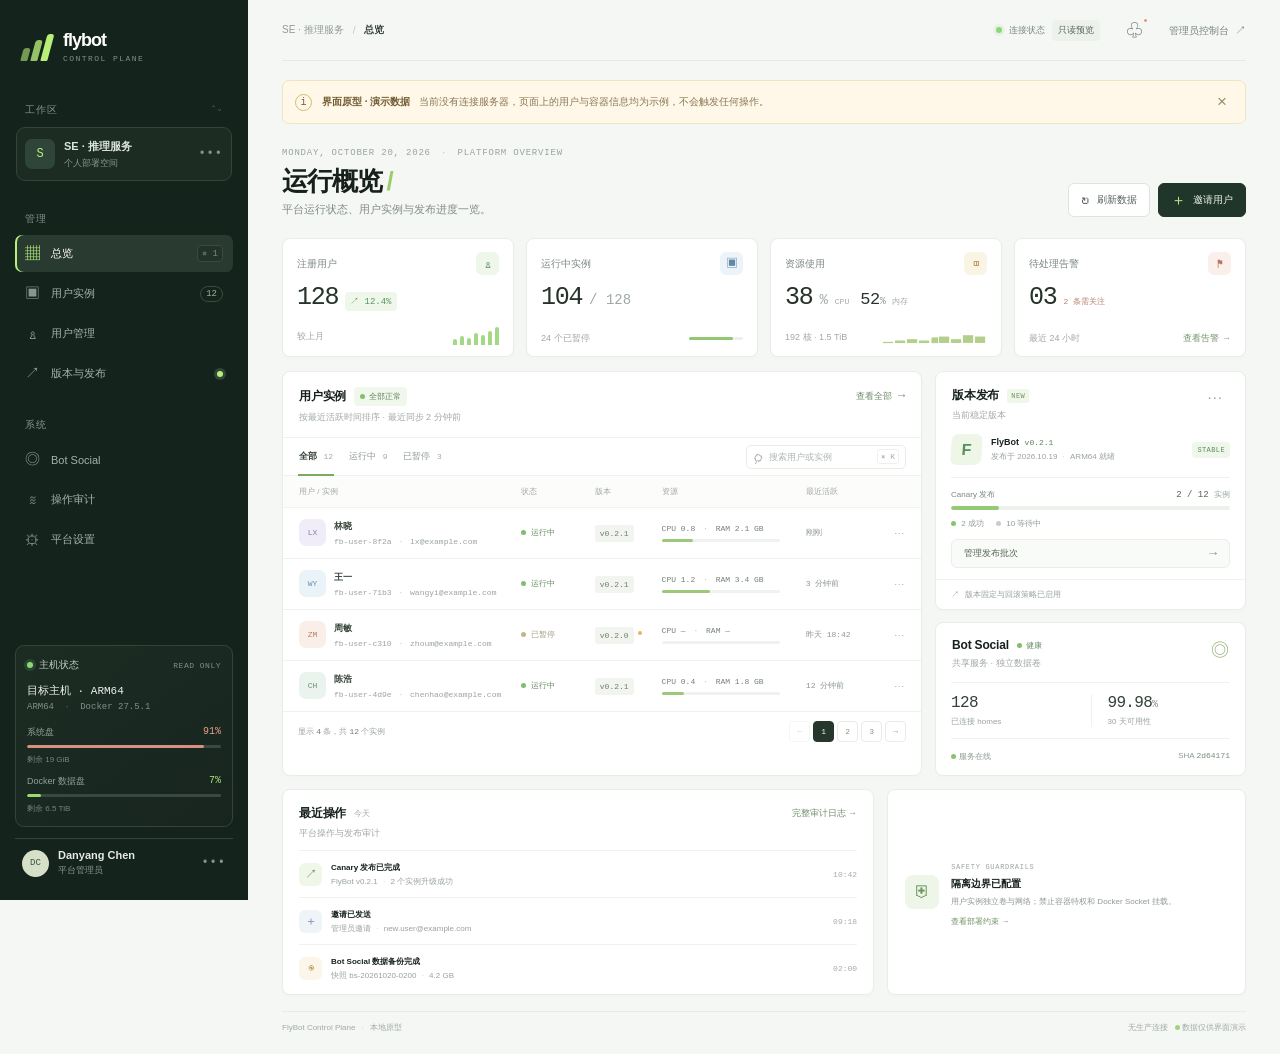
<file: dashboard/index.html>
<!doctype html>
<html lang="zh-CN">
<head>
  <meta charset="utf-8">
  <meta name="viewport" content="width=device-width, initial-scale=1">
  <meta name="theme-color" content="#101915">
  <title>FlyBot 控制台 · 运维总览</title>
  <link rel="stylesheet" href="./styles.css">
</head>
<body>
  <div class="shell">
    <aside class="sidebar">
      <a class="brand" href="#overview" aria-label="FlyBot 控制台首页">
        <span class="brand-mark"><span></span><span></span><span></span></span>
        <span class="brand-copy"><b>flybot</b><small>CONTROL PLANE</small></span>
      </a>
      <div class="workspace-label">工作区 <span class="chevrons">⌃⌄</span></div>
      <div class="workspace"><span class="workspace-avatar">S</span><span><b>SE · 推理服务</b><small>个人部署空间</small></span><span class="dots">•••</span></div>
      <div class="nav-label">管理</div>
      <nav class="nav-list" aria-label="主导航">
        <a class="nav-item active" href="#overview" data-view="overview"><span class="nav-icon">▦</span>总览 <kbd>⌘ 1</kbd></a>
        <a class="nav-item" href="#instances" data-view="instances"><span class="nav-icon">▣</span>用户实例 <span class="nav-count">12</span></a>
        <a class="nav-item" href="#users" data-view="users"><span class="nav-icon">♙</span>用户管理</a>
        <a class="nav-item" href="#releases" data-view="releases"><span class="nav-icon">↗</span>版本与发布 <span class="nav-pulse"></span></a>
      </nav>
      <div class="nav-label nav-label-spaced">系统</div>
      <nav class="nav-list" aria-label="系统导航">
        <a class="nav-item" href="#social" data-view="social"><span class="nav-icon">◎</span>Bot Social</a>
        <a class="nav-item" href="#audit" data-view="audit"><span class="nav-icon">≋</span>操作审计</a>
        <a class="nav-item" href="#settings" data-view="settings"><span class="nav-icon">⚙</span>平台设置</a>
      </nav>
      <div class="sidebar-bottom">
        <div class="host-card"><div class="host-title"><span class="live-dot"></span>主机状态 <span class="mono">READ ONLY</span></div><div class="host-name">目标主机 · ARM64</div><div class="host-meta">ARM64 <i>·</i> Docker 27.5.1</div><div class="host-usage"><span>系统盘</span><b>91%</b><div class="usage-track disk-root"><i></i></div><small>剩余 19 GiB</small></div><div class="host-usage data-usage"><span>Docker 数据盘</span><b>7%</b><div class="usage-track disk-data"><i></i></div><small>剩余 6.5 TiB</small></div></div>
        <button class="profile"><span class="profile-avatar">DC</span><span><b>Danyang Chen</b><small>平台管理员</small></span><span class="dots">•••</span></button>
      </div>
    </aside>

    <main class="main">
      <header class="topbar"><div class="breadcrumbs"><span>SE · 推理服务</span><b>/</b><strong id="crumb-current">总览</strong></div><div class="top-actions"><div class="read-only"><span class="live-dot"></span>连接状态 <b>只读预览</b></div><button class="icon-button" aria-label="通知">♧<i></i></button><a class="help-link" href="./console.html">管理员控制台 <span>↗</span></a></div></header>
      <div class="demo-banner"><span class="demo-icon">i</span><div><b>界面原型 · 演示数据</b><span>当前没有连接服务器，页面上的用户与容器信息均为示例，不会触发任何操作。</span></div><button id="bannerDismiss" aria-label="关闭提示">×</button></div>

      <section class="page-heading"><div><div class="eyebrow">MONDAY, OCTOBER 20, 2026 <span>·</span> PLATFORM OVERVIEW</div><h1>运行概览<span class="heading-period">/</span></h1><p>平台运行状态、用户实例与发布进度一览。</p></div><div class="heading-actions"><button class="button secondary" id="refreshBtn"><span>↻</span> 刷新数据</button><button class="button primary" id="newUserBtn"><span>＋</span> 邀请用户</button></div></section>

      <section class="metric-grid" aria-label="平台关键指标">
        <article class="metric-card"><div class="metric-top"><span>注册用户</span><span class="metric-glyph green">♙</span></div><div class="metric-value">128<span class="metric-trend">↗ 12.4%</span></div><div class="metric-bottom"><span>较上月</span><span class="mini-bars signup-bars"><i ></i><i ></i><i ></i><i ></i><i ></i><i ></i><i ></i></span></div></article>
        <article class="metric-card"><div class="metric-top"><span>运行中实例</span><span class="metric-glyph blue">▣</span></div><div class="metric-value">104<span class="metric-sub">/ 128</span></div><div class="metric-bottom"><span>24 个已暂停</span><span class="progress-mini instance-progress"><i></i></span></div></article>
        <article class="metric-card"><div class="metric-top"><span>资源使用</span><span class="metric-glyph amber">◫</span></div><div class="metric-value">38<span class="metric-unit">%</span><span class="metric-split">CPU</span><span class="metric-value-secondary">52<span>%</span></span><span class="metric-split">内存</span></div><div class="metric-bottom"><span>192 核 · 1.5 TiB</span><span class="resource-spark">▁▂▃▂▄▅▃▆▅</span></div></article>
        <article class="metric-card"><div class="metric-top"><span>待处理告警</span><span class="metric-glyph coral">⚑</span></div><div class="metric-value">03<span class="metric-alert">2 条需关注</span></div><div class="metric-bottom"><span>最近 24 小时</span><a href="#audit" data-view="audit">查看告警 →</a></div></article>
      </section>

      <section class="content-grid">
        <div class="panel instances-panel">
          <div class="panel-header"><div><div class="panel-title-row"><h2>用户实例</h2><span class="status-chip"><i></i>全部正常</span></div><p>按最近活跃时间排序 <span class="muted-dot">·</span> 最近同步 2 分钟前</p></div><a class="text-link" href="#instances" data-view="instances">查看全部 <span>→</span></a></div>
          <div class="table-tools"><div class="filter-tabs"><button class="filter-tab selected" data-filter="all">全部 <span>12</span></button><button class="filter-tab" data-filter="running">运行中 <span>9</span></button><button class="filter-tab" data-filter="paused">已暂停 <span>3</span></button></div><label class="search-box"><span>⌕</span><input id="searchInput" type="search" placeholder="搜索用户或实例" aria-label="搜索用户或实例"><kbd>⌘ K</kbd></label></div>
          <div class="table-wrap"><table><thead><tr><th>用户 / 实例</th><th>状态</th><th>版本</th><th>资源</th><th>最近活跃</th><th></th></tr></thead><tbody id="instanceRows">
            <tr data-status="running"><td><div class="user-cell"><span class="user-avatar avatar-lilac">LX</span><span><b>林晓</b><small>fb-user-8f2a <i>·</i> lx@example.com</small></span></div></td><td><span class="status running"><i></i>运行中</span></td><td><span class="version-tag">v0.2.1</span></td><td><div class="resource-cell"><span>CPU 0.8 <i>·</i> RAM 2.1 GB</span><div class="resource-meter meter-27"><i></i></div></div></td><td class="time-cell">刚刚</td><td><button class="row-menu" aria-label="更多操作">···</button></td></tr>
            <tr data-status="running"><td><div class="user-cell"><span class="user-avatar avatar-sky">WY</span><span><b>王一</b><small>fb-user-71b3 <i>·</i> wangyi@example.com</small></span></div></td><td><span class="status running"><i></i>运行中</span></td><td><span class="version-tag">v0.2.1</span></td><td><div class="resource-cell"><span>CPU 1.2 <i>·</i> RAM 3.4 GB</span><div class="resource-meter meter-41"><i></i></div></div></td><td class="time-cell">3 分钟前</td><td><button class="row-menu" aria-label="更多操作">···</button></td></tr>
            <tr data-status="paused"><td><div class="user-cell"><span class="user-avatar avatar-peach">ZM</span><span><b>周敏</b><small>fb-user-c310 <i>·</i> zhoum@example.com</small></span></div></td><td><span class="status paused"><i></i>已暂停</span></td><td><span class="version-tag">v0.2.0</span><span class="update-dot"></span></td><td><div class="resource-cell"><span>CPU — <i>·</i> RAM —</span><div class="resource-meter idle"><i></i></div></div></td><td class="time-cell">昨天 18:42</td><td><button class="row-menu" aria-label="更多操作">···</button></td></tr>
            <tr data-status="running"><td><div class="user-cell"><span class="user-avatar avatar-mint">CH</span><span><b>陈浩</b><small>fb-user-4d9e <i>·</i> chenhao@example.com</small></span></div></td><td><span class="status running"><i></i>运行中</span></td><td><span class="version-tag">v0.2.1</span></td><td><div class="resource-cell"><span>CPU 0.4 <i>·</i> RAM 1.8 GB</span><div class="resource-meter meter-19"><i></i></div></div></td><td class="time-cell">12 分钟前</td><td><button class="row-menu" aria-label="更多操作">···</button></td></tr>
          </tbody></table></div>
          <div class="panel-footer"><span>显示 <b>4</b> 条，共 <b>12</b> 个实例</span><div class="pagination"><button disabled>←</button><button class="page-number">1</button><button>2</button><button>3</button><button>→</button></div></div>
        </div>
        <aside class="right-column">
          <div class="panel rollout-panel"><div class="panel-header compact"><div><div class="panel-title-row"><h2>版本发布</h2><span class="new-tag">NEW</span></div><p>当前稳定版本</p></div><button class="more-button" aria-label="更多">···</button></div><div class="release-current"><div class="release-logo">F</div><div><b>FlyBot <span>v0.2.1</span></b><small>发布于 2026.10.19 <i>·</i> ARM64 就绪</small></div><span class="stable-pill">STABLE</span></div><div class="release-divider"></div><div class="release-progress-head"><span>Canary 发布</span><b>2 / 12 <small>实例</small></b></div><div class="release-progress"><i></i></div><div class="release-meta"><span><i class="green-dot"></i> 2 成功</span><span><i class="gray-dot"></i> 10 等待中</span></div><button class="button rollout-button" id="rolloutBtn">管理发布批次 <span>→</span></button><div class="release-note"><span>↗</span> 版本固定与回滚策略已启用</div></div>
          <div class="panel social-panel"><div class="panel-header compact"><div><div class="panel-title-row"><h2>Bot Social</h2><span class="service-status"><i></i>健康</span></div><p>共享服务 · 独立数据卷</p></div><span class="social-mark">◎</span></div><div class="social-stats"><div><b>128</b><small>已连接 homes</small></div><div><b>99.98<span>%</span></b><small>30 天可用性</small></div></div><div class="social-footer"><span><i class="green-dot"></i>服务在线</span><span>SHA <code>2d64171</code></span></div></div>
        </aside>
      </section>

      <section class="bottom-grid"><div class="panel activity-panel"><div class="panel-header compact"><div><div class="panel-title-row"><h2>最近操作</h2><span class="today-label">今天</span></div><p>平台操作与发布审计</p></div><a class="text-link" href="#audit" data-view="audit">完整审计日志 →</a></div><div class="activity-list"><div class="activity-row"><span class="activity-icon release">↗</span><div><b>Canary 发布已完成</b><small>FlyBot v0.2.1 <i>·</i> 2 个实例升级成功</small></div><time>10:42</time></div><div class="activity-row"><span class="activity-icon invite">＋</span><div><b>邀请已发送</b><small>管理员邀请 <i>·</i> new.user@example.com</small></div><time>09:18</time></div><div class="activity-row"><span class="activity-icon backup">◉</span><div><b>Bot Social 数据备份完成</b><small>快照 bs-20261020-0200 <i>·</i> 4.2 GB</small></div><time>02:00</time></div></div></div><div class="panel guardrail-panel"><div class="guardrail-icon">⛨</div><div><span class="eyebrow">SAFETY GUARDRAILS</span><h3>隔离边界已配置</h3><p>用户实例独立卷与网络；禁止容器特权和 Docker Socket 挂载。</p><a href="#settings" data-view="settings">查看部署约束 <span>→</span></a></div></div></section>
      <footer class="page-footer"><span>FlyBot Control Plane <b>·</b> 本地原型</span><span>无生产连接 <i></i> 数据仅供界面演示</span></footer>
    </main>
  </div>
  <div class="toast" id="toast" role="status"></div>
  <script src="./app.js"></script>
</body>
</html>
</file>
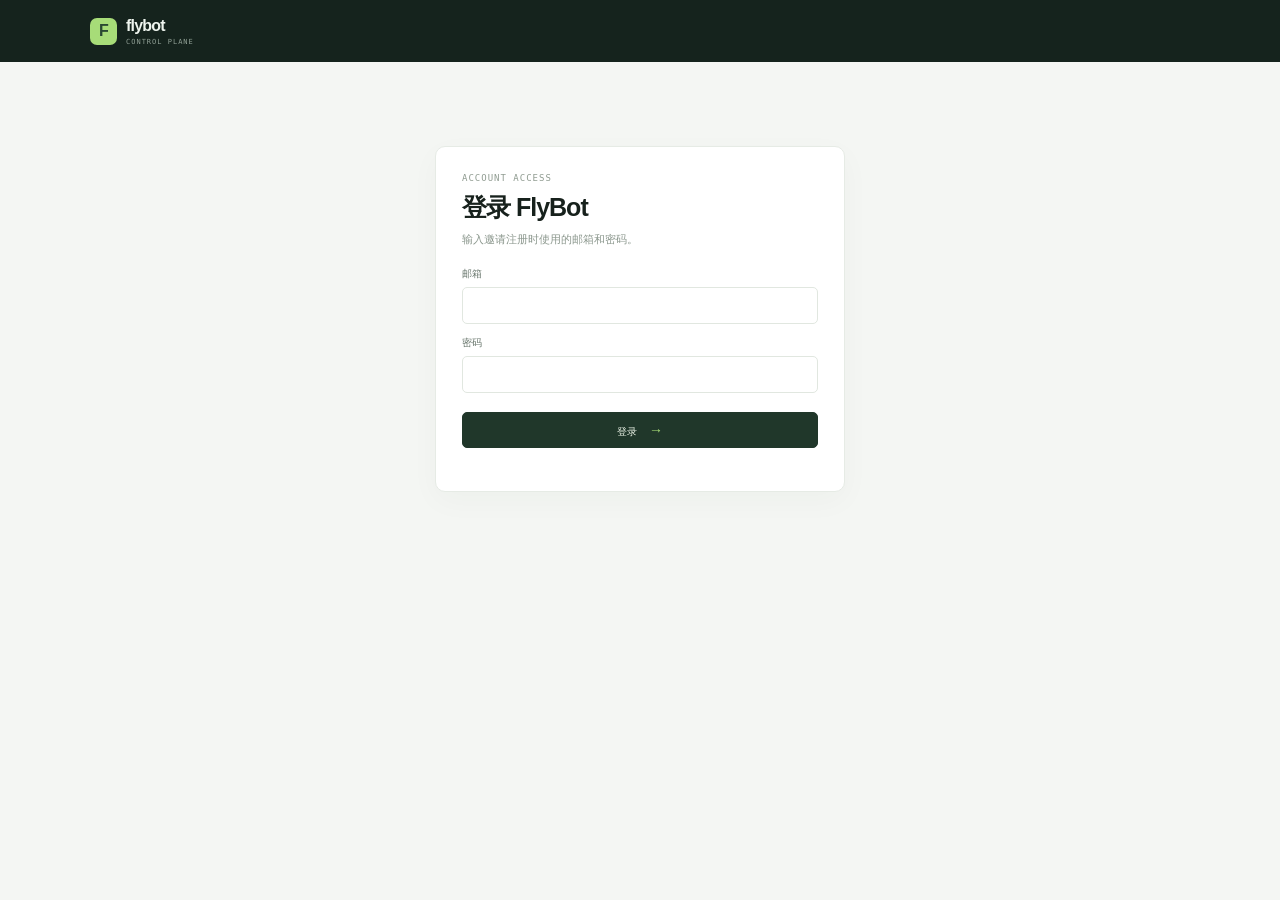
<file: dashboard/login.html>
<!doctype html>
<html lang="zh-CN"><head><meta charset="utf-8"><meta name="viewport" content="width=device-width,initial-scale=1"><title>登录 FlyBot 控制台</title><link rel="stylesheet" href="./console.css"></head>
<body><header class="topbar"><a class="brand" href="/"><span class="mark">F</span><span>flybot<small>CONTROL PLANE</small></span></a></header><main class="wrap"><section class="login-card"><div class="kicker">ACCOUNT ACCESS</div><h1>登录 FlyBot</h1><p>输入邀请注册时使用的邮箱和密码。</p><form id="loginForm"><label>邮箱<input type="email" name="email" autocomplete="username" required></label><label>密码<input type="password" name="password" autocomplete="current-password" required></label><button class="primary" type="submit">登录 <span>→</span></button><div class="form-error" id="loginError" role="alert"></div></form></section></main><script src="./login.js"></script></body></html>
</file>
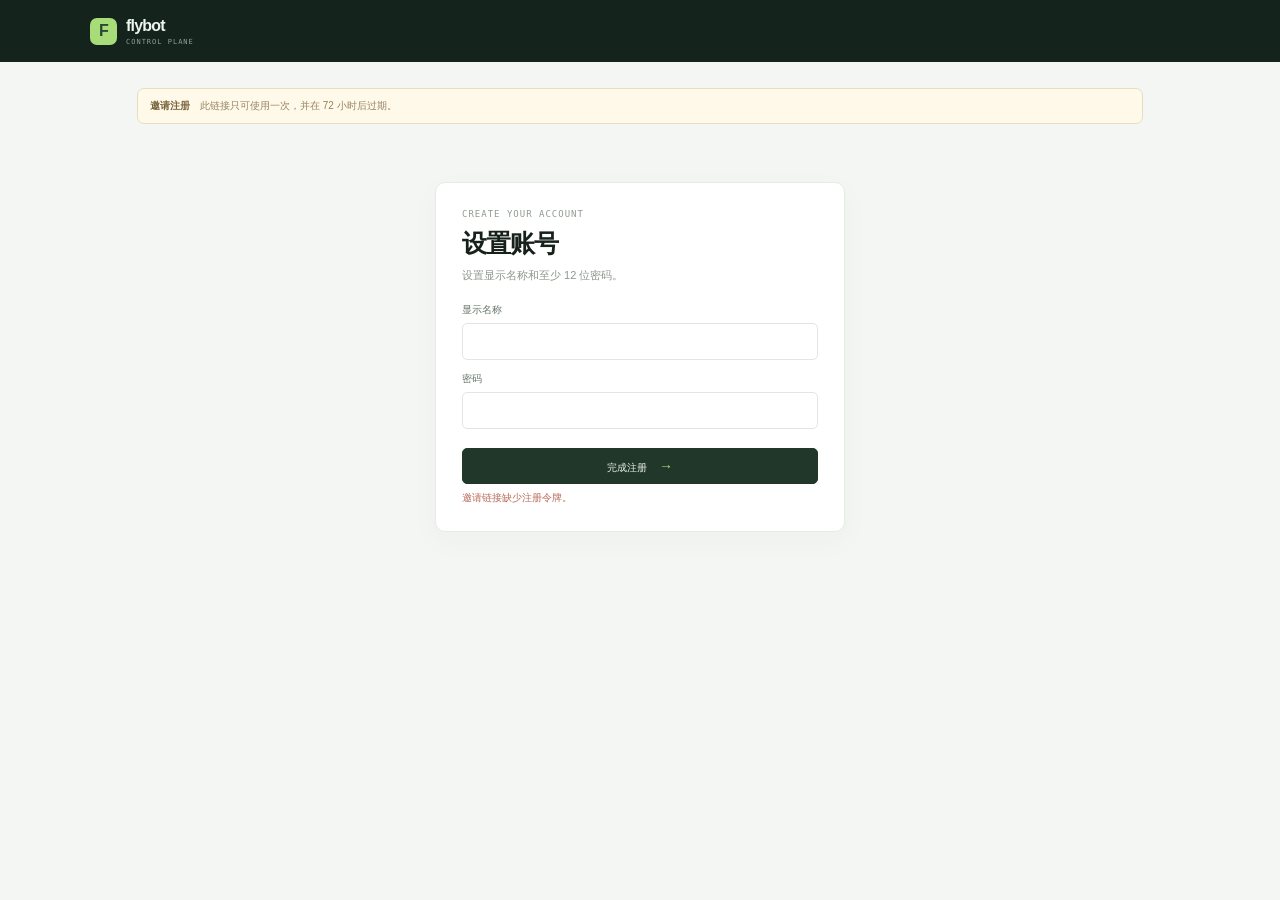
<file: dashboard/register.html>
<!doctype html>
<html lang="zh-CN"><head><meta charset="utf-8"><meta name="viewport" content="width=device-width,initial-scale=1"><title>加入 FlyBot</title><link rel="stylesheet" href="./console.css"></head>
<body><header class="topbar"><a class="brand" href="/"><span class="mark">F</span><span>flybot<small>CONTROL PLANE</small></span></a></header><main class="wrap"><div class="notice"><b>邀请注册</b><span>此链接只可使用一次，并在 72 小时后过期。</span></div><section class="login-card"><div class="kicker">CREATE YOUR ACCOUNT</div><h1>设置账号</h1><p>设置显示名称和至少 12 位密码。</p><form id="registerForm"><label>显示名称<input name="display_name" maxlength="80" autocomplete="name" required></label><label>密码<input name="password" type="password" minlength="12" autocomplete="new-password" required></label><button class="primary" type="submit">完成注册 <span>→</span></button><div class="form-error" id="registerError" role="alert"></div></form></section></main><script src="./register.js?v=20261020-invite"></script></body></html>
</file>
<file: dashboard/styles.css>
:root{--ink:#17211c;--muted:#818b84;--line:#e8ece8;--panel:#fff;--paper:#f5f7f4;--forest:#15231d;--green:#b8ef79;--green-dark:#327447;--green-pale:#eff8e8;--blue:#7dadd8;--amber:#e2b34f;--coral:#dc8d79;--mono:'SFMono-Regular',Menlo,Consolas,monospace;--sans:'Avenir Next','PingFang SC','Noto Sans SC',sans-serif}*{box-sizing:border-box}body{margin:0;background:var(--paper);color:var(--ink);font-family:var(--sans);font-size:13px;-webkit-font-smoothing:antialiased}button,input{font:inherit}button,a{-webkit-tap-highlight-color:transparent}a{color:inherit;text-decoration:none}.shell{min-height:100vh}.sidebar{position:fixed;inset:0 auto 0 0;width:248px;background:var(--forest);color:#dce6de;padding:25px 15px 13px;display:flex;flex-direction:column;z-index:3}.brand{height:44px;display:flex;align-items:center;gap:11px;padding:0 9px;color:#fff}.brand-mark{width:28px;height:28px;display:flex;gap:3px;align-items:flex-end;transform:skew(-15deg)}.brand-mark span{display:block;width:7px;background:var(--green);border-radius:3px 3px 1px 1px}.brand-mark span:nth-child(1){height:13px;opacity:.58}.brand-mark span:nth-child(2){height:21px;opacity:.78}.brand-mark span:nth-child(3){height:27px}.brand-copy{display:flex;flex-direction:column;line-height:1}.brand-copy b{font-size:18px;letter-spacing:-1px;font-weight:800}.brand-copy small{font:8px var(--mono);letter-spacing:1.45px;color:#82918a;margin-top:5px}.workspace-label,.nav-label{font-size:10px;text-transform:uppercase;letter-spacing:1px;color:#83928a;padding:0 10px}.workspace-label{margin-top:34px;margin-bottom:10px}.chevrons{float:right;font-size:9px;color:#77867e}.workspace{height:54px;border:1px solid #34443a;background:#1c2c23;border-radius:9px;display:flex;align-items:center;gap:9px;padding:8px;margin:0 1px}.workspace-avatar{width:30px;height:30px;border-radius:7px;background:#304539;color:var(--green);display:grid;place-items:center;font:12px var(--mono)}.workspace span:nth-child(2),.profile span:nth-child(2){display:flex;flex-direction:column;gap:3px;min-width:0}.workspace b,.profile b{font-size:11px;font-weight:600;white-space:nowrap}.workspace small,.profile small{font-size:9px;color:#89988f}.dots{font:12px var(--mono);letter-spacing:1px;color:#87948c;margin-left:auto}.nav-label{margin-top:31px;margin-bottom:9px}.nav-label-spaced{margin-top:26px}.nav-list{display:grid;gap:3px}.nav-item{height:37px;display:flex;align-items:center;gap:11px;padding:0 10px;color:#a5b2a9;font-size:11px;border-radius:7px;transition:background .2s,color .2s}.nav-item:hover{background:#21332a;color:#fff}.nav-item.active{background:#293a30;color:#fff;box-shadow:inset 2px 0 var(--green)}.nav-icon{width:15px;text-align:center;color:#87978c;font-size:15px}.nav-item.active .nav-icon{color:var(--green)}.nav-item kbd{margin-left:auto;color:#76867b;background:#23332a;border:1px solid #3a4a3e;padding:2px 4px;border-radius:4px;font:9px var(--mono)}.nav-count{margin-left:auto;border:1px solid #3b4b40;border-radius:9px;min-width:20px;text-align:center;color:#9faf9f;font:9px var(--mono);padding:2px 5px}.nav-pulse{margin-left:auto;width:6px;height:6px;background:var(--green);border-radius:50%;box-shadow:0 0 0 3px #334537}.sidebar-bottom{margin-top:auto}.host-card{border:1px solid #34443a;border-radius:9px;padding:12px 11px;background:linear-gradient(145deg,#1c2c23,#17251e)}.host-title{font-size:10px;color:#c2cdc4;display:flex;align-items:center;gap:6px}.live-dot{display:inline-block;width:6px;height:6px;background:#8dd77b;border-radius:50%;box-shadow:0 0 0 3px #8dd77b25}.mono{margin-left:auto;font:8px var(--mono);color:#809087;letter-spacing:.5px}.host-name{font:11px var(--mono);color:#edf2ed;margin-top:11px}.host-meta{color:#829188;font:9px var(--mono);margin-top:4px}.host-meta i{font-style:normal;margin:0 5px;color:#53655a}.host-usage{display:grid;grid-template-columns:1fr auto;gap:6px 4px;margin-top:14px;color:#93a198;font-size:9px}.host-usage b{font:10px var(--mono);color:#e7a08c}.usage-track{grid-column:1/3;height:3px;border-radius:2px;background:#394940;overflow:hidden}.usage-track i{display:block;height:100%;background:#d8917e;border-radius:3px}.host-usage small{grid-column:1/3;color:#78867d;font-size:8px}.data-usage{margin-top:10px}.data-usage b{color:#aee779}.data-usage .usage-track i{background:#9dd96e}.profile{width:100%;margin-top:11px;height:49px;display:flex;align-items:center;gap:9px;padding:0 7px;border:0;border-top:1px solid #34443a;background:none;color:#e5ece6;text-align:left}.profile-avatar{width:27px;height:27px;border-radius:50%;display:grid;place-items:center;background:#d6dfc7;color:#36533e;font:9px var(--mono);font-weight:500}.main{margin-left:248px;min-height:100vh;padding:0 34px 20px;max-width:1800px}.topbar{height:61px;border-bottom:1px solid #e4e9e3;display:flex;justify-content:space-between;align-items:center}.breadcrumbs{display:flex;align-items:center;gap:9px;color:#929b95;font-size:10px}.breadcrumbs b{font-weight:400;color:#c2c9c3}.breadcrumbs strong{font-size:10px;color:#38463e;font-weight:600}.top-actions{display:flex;align-items:center;gap:20px}.read-only{font-size:9px;color:#7b887f;display:flex;align-items:center;gap:7px}.read-only b{font:9px var(--mono);font-weight:400;color:#58645b;background:#edf1ec;border-radius:4px;padding:4px 6px}.icon-button{position:relative;border:0;background:none;color:#768179;font-size:17px}.icon-button i{position:absolute;width:5px;height:5px;border:1px solid white;border-radius:50%;background:#df987f;right:1px;top:0}.help-link{color:#79847c;font-size:10px}.help-link span{font:11px var(--mono);margin-left:3px}.demo-banner{display:flex;align-items:center;gap:10px;background:#fff8e9;border:1px solid #f1e4c5;border-radius:7px;padding:10px 12px;margin:19px 0 24px;color:#715a31}.demo-icon{width:17px;height:17px;display:grid;place-items:center;border:1px solid #d9b86d;border-radius:50%;font:10px var(--mono);flex-shrink:0}.demo-banner div{display:flex;gap:9px;align-items:center;flex:1}.demo-banner b{font-size:10px;font-weight:700;white-space:nowrap}.demo-banner div span{font-size:10px;color:#8b7754}.demo-banner button{border:0;background:none;color:#9e8b66;font-size:17px;cursor:pointer}.page-heading{display:flex;justify-content:space-between;align-items:flex-end;margin-bottom:21px}.eyebrow{font:9px var(--mono);letter-spacing:.8px;color:#9aa39c}.eyebrow span{margin:0 4px;color:#c0c7c1}h1{font-size:26px;letter-spacing:-1.1px;line-height:1;margin:10px 0 8px;font-weight:700}h1 .heading-period{color:#9bce6b;margin-left:5px}.page-heading p{font-size:11px;color:#818c84;margin:0}.heading-actions{display:flex;gap:8px}.button{height:34px;border-radius:6px;padding:0 12px;border:1px solid #dfe5de;font-size:10px;display:inline-flex;align-items:center;gap:7px;cursor:pointer;transition:transform .15s,box-shadow .15s}.button:hover{transform:translateY(-1px);box-shadow:0 4px 12px #13261a10}.button.secondary{color:#56625a;background:#fff}.button.secondary span{font:17px var(--mono);line-height:1}.button.primary{background:#20362a;border-color:#20362a;color:#edf5eb}.button.primary span{font-size:15px;color:var(--green)}.metric-grid{display:grid;grid-template-columns:repeat(4,minmax(0,1fr));gap:12px;margin-bottom:14px}.metric-card,.panel{background:var(--panel);border:1px solid #e9ede8;border-radius:8px;box-shadow:0 2px 5px #10201804}.metric-card{height:119px;padding:13px 14px 11px;position:relative;overflow:hidden}.metric-top{display:flex;align-items:center;justify-content:space-between;color:#7d8880;font-size:10px}.metric-glyph{width:23px;height:23px;display:grid;place-items:center;border-radius:6px;font-size:12px}.metric-glyph.green{color:#54865e;background:#eef7e9}.metric-glyph.blue{color:#6089a9;background:#edf4f9}.metric-glyph.amber{color:#aa8033;background:#faf4e4}.metric-glyph.coral{color:#b67462;background:#fbefec}.metric-value{font:25px var(--mono);letter-spacing:-1.3px;margin-top:8px;color:#26332a;display:flex;align-items:baseline;gap:7px}.metric-trend{font:9px var(--mono);letter-spacing:0;color:#5c9464;background:#eff7eb;border-radius:4px;padding:3px 5px}.metric-sub,.metric-unit{font:14px var(--mono);color:#a0aaa1;letter-spacing:0}.metric-split{font:8px var(--mono);letter-spacing:0;color:#a2aba4}.metric-value-secondary{font:17px var(--mono);letter-spacing:-.5px;margin-left:4px}.metric-value-secondary span{font-size:10px;color:#8e9a90}.metric-bottom{position:absolute;left:14px;right:14px;bottom:11px;display:flex;justify-content:space-between;align-items:center;color:#a0a9a1;font-size:9px}.metric-alert{font:8px var(--mono);letter-spacing:0;color:#b77e6d}.mini-bars{height:18px;display:flex;align-items:flex-end;gap:3px}.mini-bars i{width:4px;background:#a4d884;border-radius:2px 2px 0 0}.progress-mini{height:3px;width:54px;border-radius:3px;background:#edf1ec}.progress-mini i{display:block;height:100%;border-radius:3px;background:#92c773}.resource-spark{font:11px var(--mono);letter-spacing:1px;color:#b4ce8b}.metric-bottom a{color:#77966f}.content-grid{display:grid;grid-template-columns:minmax(0,1.75fr) minmax(290px,.85fr);gap:13px}.panel-header{display:flex;justify-content:space-between;align-items:flex-start;padding:15px 16px 13px}.panel-title-row{display:flex;align-items:center;gap:8px}h2{font-size:12px;letter-spacing:-.2px;margin:0;font-weight:700}.panel-header p{font-size:9px;color:#a0a9a1;margin:5px 0 0}.status-chip{font-size:8px;color:#62865e;background:#f0f7ec;padding:4px 6px;border-radius:4px}.status-chip i,.service-status i{display:inline-block;width:5px;height:5px;border-radius:50%;background:#82bf69;margin-right:4px;vertical-align:middle}.text-link{font-size:9px;color:#708c68;padding-top:2px}.text-link span{font:12px var(--mono);margin-left:3px}.table-tools{height:39px;display:flex;align-items:center;justify-content:space-between;border-top:1px solid #f0f2ef;border-bottom:1px solid #eff2ee;padding:0 15px}.filter-tabs{height:100%;display:flex;align-items:center;gap:14px}.filter-tab{height:100%;position:relative;border:0;background:transparent;padding:0 1px;color:#929c94;font-size:9px;cursor:pointer}.filter-tab span{font:8px var(--mono);margin-left:4px;color:#a0aaa2}.filter-tab.selected{color:#36443a;font-weight:700}.filter-tab.selected:after{content:"";position:absolute;height:2px;left:0;right:0;bottom:-1px;background:#7aaa62}.search-box{height:24px;width:160px;display:flex;align-items:center;gap:5px;border:1px solid #e9ede8;border-radius:5px;padding:0 6px;color:#9da69f}.search-box>span{font:17px var(--mono);transform:rotate(-20deg)}.search-box input{width:100%;min-width:0;border:0;outline:none;background:none;font-size:9px;color:#3c483f}.search-box input::placeholder{color:#adb5ae}.search-box kbd{white-space:nowrap;color:#a3aca5;font:8px var(--mono);border:1px solid #edf0ed;padding:2px 3px;border-radius:3px}.table-wrap{overflow-x:auto}table{width:100%;border-collapse:collapse;white-space:nowrap}thead th{text-align:left;height:31px;padding:0 10px;color:#a0a9a1;font-size:8px;font-weight:500;background:#fcfdfb}thead th:first-child,tbody td:first-child{padding-left:16px}thead th:nth-child(2){width:76px}thead th:nth-child(3){width:65px}thead th:nth-child(4){width:145px}thead th:nth-child(5){width:85px}thead th:last-child{width:31px}tbody tr{border-top:1px solid #f0f3ef;transition:background .15s}tbody tr:hover{background:#fbfcfa}tbody td{height:51px;padding:0 10px;font-size:9px}.user-cell{display:flex;align-items:center;gap:8px}.user-avatar{width:27px;height:27px;display:grid;place-items:center;border-radius:7px;font:8px var(--mono);font-weight:500}.avatar-lilac{background:#f0edf8;color:#8d7daf}.avatar-sky{background:#eaf3f7;color:#6c93a9}.avatar-peach{background:#f9eee8;color:#b4826b}.avatar-mint{background:#eaf3ed;color:#679278}.user-cell>span:last-child{display:flex;flex-direction:column;gap:4px}.user-cell b{font-size:9px;font-weight:600;color:#37443a}.user-cell small{font:8px var(--mono);color:#9aa49b}.user-cell small i{font-style:normal;margin:0 2px;color:#c2c9c2}.status{font-size:8px;display:inline-flex;align-items:center;gap:5px}.status i{width:5px;height:5px;border-radius:50%;background:#80bd71}.status.running{color:#648d61}.status.paused{color:#a39b82}.status.paused i{background:#c4b588}.version-tag{font:8px var(--mono);color:#6f7f71;background:#f1f4ef;border-radius:3px;padding:4px 5px}.update-dot{display:inline-block;width:4px;height:4px;border-radius:50%;background:#e3b659;vertical-align:top;margin:1px 0 0 4px}.resource-cell{width:118px}.resource-cell>span{font:8px var(--mono);color:#738076}.resource-cell>span i{font-style:normal;color:#b9c0b9;margin:0 3px}.resource-meter{height:3px;margin-top:6px;border-radius:2px;background:#eff2ef}.resource-meter i{display:block;height:100%;background:#9bc87a;border-radius:3px}.resource-meter.idle i{width:0}.time-cell{font:8px var(--mono);color:#8c978e}.row-menu{border:0;background:none;color:#98a29a;letter-spacing:1px;cursor:pointer}.panel-footer{height:39px;border-top:1px solid #f0f3ef;display:flex;justify-content:space-between;align-items:center;padding:0 15px;color:#9ca69d;font-size:8px}.panel-footer b{color:#707d73;font:8px var(--mono)}.pagination{display:flex;gap:3px}.pagination button{width:21px;height:21px;border:1px solid #e9ede8;background:#fff;border-radius:4px;color:#89948b;font:8px var(--mono);cursor:pointer}.pagination button:disabled{opacity:.45}.pagination .page-number{background:#26382b;color:#eaf3e9;border-color:#26382b}.right-column{display:grid;grid-template-rows:auto auto;gap:12px}.compact{padding-bottom:12px}.new-tag{font:7px var(--mono);letter-spacing:.4px;color:#72935f;background:#eff7e9;padding:3px 4px;border-radius:3px}.more-button{border:0;background:none;color:#9aa49c;font-size:15px;letter-spacing:1px}.release-current{display:flex;align-items:center;gap:9px;padding:0 15px 12px}.release-logo{width:31px;height:31px;display:grid;place-items:center;background:#edf6e7;color:#58905a;border-radius:7px;font-size:16px;font-weight:800;transform:skew(-4deg)}.release-current>div:nth-child(2){display:flex;flex-direction:column;gap:4px}.release-current b{font-size:9px}.release-current b span{font:8px var(--mono);color:#5f805d;margin-left:3px}.release-current small{font-size:8px;color:#99a39a}.release-current small i{font-style:normal;margin:0 3px;color:#c6ccc6}.stable-pill{margin-left:auto;font:7px var(--mono);letter-spacing:.4px;color:#5f8a5b;background:#eff7eb;border-radius:4px;padding:4px 5px}.release-divider{height:1px;background:#eef1ed;margin:0 15px}.release-progress-head{display:flex;justify-content:space-between;padding:11px 15px 6px;font-size:8px;color:#7b887e}.release-progress-head b{font:9px var(--mono);color:#526653}.release-progress-head small{font:8px var(--sans);color:#9ba49c}.release-progress{height:4px;margin:0 15px;border-radius:4px;background:#edf1ec;overflow:hidden}.release-progress i{display:block;width:17%;height:100%;background:#95ca74;border-radius:4px}.release-meta{display:flex;gap:12px;margin:8px 15px 10px;font-size:8px;color:#919c92}.green-dot,.gray-dot{display:inline-block;width:5px;height:5px;border-radius:50%;margin-right:3px;background:#89c371;vertical-align:middle}.gray-dot{background:#c7cec6}.rollout-button{height:29px;width:calc(100% - 30px);margin:0 15px;justify-content:space-between;background:#f9fbf8;border-color:#e9eee7;color:#546353;font-size:9px}.rollout-button span{font:13px var(--mono);color:#819d76}.release-note{border-top:1px solid #f0f3ef;margin-top:11px;padding:9px 15px;color:#96a198;font-size:8px}.release-note span{color:#76a466;margin-right:4px}.social-mark{font-size:18px;color:#95b57a}.service-status{font-size:8px;color:#648c60}.social-stats{display:grid;grid-template-columns:1fr 1fr;margin:0 15px 12px;padding:11px 0;border-top:1px solid #eff2ee;border-bottom:1px solid #eff2ee}.social-stats>div{display:flex;flex-direction:column;gap:4px}.social-stats>div+div{border-left:1px solid #eff2ee;padding-left:16px}.social-stats b{font:16px var(--mono);letter-spacing:-.7px;color:#324237}.social-stats b span{font-size:10px;color:#829183}.social-stats small{font-size:8px;color:#99a39a}.social-footer{display:flex;justify-content:space-between;padding:0 15px 13px;color:#8e9b90;font-size:8px}.social-footer code{font:8px var(--mono);color:#788879}.bottom-grid{display:grid;grid-template-columns:1.65fr 1fr;gap:13px;margin-top:13px}.activity-panel .panel-header{padding-bottom:10px}.today-label{font:8px var(--mono);color:#a1aaa2}.activity-list{padding:0 16px 3px}.activity-row{height:47px;border-top:1px solid #f0f3ef;display:flex;align-items:center;gap:9px}.activity-icon{width:23px;height:23px;border-radius:6px;display:grid;place-items:center;font-size:12px}.activity-icon.release{color:#608d59;background:#eff7e9}.activity-icon.invite{color:#718eb0;background:#eff4f8}.activity-icon.backup{color:#b38d48;background:#fbf6e9}.activity-row>div{display:flex;flex-direction:column;gap:3px;flex:1}.activity-row b{font-size:8px;font-weight:600}.activity-row small{font-size:8px;color:#99a39a}.activity-row small i{font-style:normal;color:#c4cbc4;margin:0 3px}.activity-row time{font:8px var(--mono);color:#a5ada6}.guardrail-panel{display:flex;align-items:center;gap:12px;padding:17px}.guardrail-icon{width:34px;height:34px;display:grid;place-items:center;border-radius:8px;background:#edf6e8;color:#6f9c5e;font-size:17px;flex-shrink:0}.guardrail-panel .eyebrow{font-size:7px;letter-spacing:.7px}.guardrail-panel h3{font-size:10px;margin:5px 0;font-weight:700}.guardrail-panel p{max-width:250px;margin:0;color:#8d988f;font-size:8px;line-height:1.6}.guardrail-panel a{display:inline-block;margin-top:8px;color:#6e9164;font-size:8px}.page-footer{display:flex;justify-content:space-between;margin-top:16px;padding-top:10px;border-top:1px solid #e7ece6;color:#a1aaa2;font-size:8px}.page-footer b{font-weight:400;color:#c3cac3;margin:0 4px}.page-footer i{display:inline-block;margin-left:5px;width:5px;height:5px;border-radius:50%;background:#a2d281;vertical-align:middle}.toast{position:fixed;bottom:20px;left:50%;transform:translate(-50%,15px);opacity:0;background:#1c2b22;color:#edf5ec;padding:10px 15px;border-radius:7px;font-size:10px;box-shadow:0 8px 24px #18251b25;transition:all .25s;pointer-events:none;z-index:8}.toast.show{opacity:1;transform:translate(-50%,0)}.demo-banner.hidden{display:none}
@media(min-width:1500px){.main{padding-left:42px;padding-right:42px}.metric-card{height:127px;padding:15px 17px}.metric-bottom{left:17px;right:17px}.content-grid{grid-template-columns:minmax(0,1.8fr) minmax(320px,.8fr)}}
@media(max-width:1180px){.sidebar{width:220px}.main{margin-left:220px;padding-left:23px;padding-right:23px}.metric-grid{grid-template-columns:repeat(2,minmax(0,1fr))}.content-grid{grid-template-columns:minmax(0,1fr)}.right-column{grid-template-columns:1fr 1fr;grid-template-rows:auto}.bottom-grid{grid-template-columns:1fr}.guardrail-panel{min-height:110px}}
@media(max-width:760px){.sidebar{width:58px;padding:16px 7px}.brand{padding:0 8px}.brand-copy,.workspace-label,.workspace,.nav-label,.nav-item:not(.active) .nav-icon~*,.nav-item:not(.active){font-size:0}.nav-item{justify-content:center;padding:0;height:40px;font-size:0}.nav-icon{font-size:16px}.nav-item.active{font-size:0}.nav-item kbd,.nav-count,.nav-pulse,.sidebar-bottom{display:none}.nav-list{margin-top:24px}.nav-label-spaced{display:none}.main{margin-left:58px;padding:0 14px 18px}.topbar{height:52px}.read-only{display:none}.help-link{display:none}.demo-banner div{display:block}.demo-banner div span{display:block;margin-top:3px;line-height:1.5}.page-heading{align-items:flex-start;gap:12px;flex-direction:column}.heading-actions{width:100%}.heading-actions .button{flex:1;justify-content:center}.metric-grid{gap:8px}.metric-card{height:108px;padding:11px}.metric-value{font-size:21px}.metric-bottom{left:11px;right:11px;font-size:8px}.content-grid{gap:9px}.right-column{grid-template-columns:1fr}.panel-header{padding-left:12px;padding-right:12px}.table-tools{padding:0 11px}.search-box{width:132px}.search-box kbd{display:none}thead th:first-child,tbody td:first-child{padding-left:11px}tbody td{padding-left:7px;padding-right:7px}.table-wrap table{min-width:680px}.bottom-grid{margin-top:9px}.page-footer{gap:6px;flex-direction:column}.breadcrumbs{font-size:9px}}
@media(max-width:390px){.metric-grid{grid-template-columns:1fr 1fr}.metric-glyph{width:20px;height:20px}.metric-value{gap:4px}.filter-tabs{gap:8px}.filter-tab{font-size:8px}.search-box{width:115px}}

.disk-root i{width:91%}.disk-data i{width:7%}.signup-bars i:nth-child(1){height:33%}.signup-bars i:nth-child(2){height:48%}.signup-bars i:nth-child(3){height:41%}.signup-bars i:nth-child(4){height:66%}.signup-bars i:nth-child(5){height:58%}.signup-bars i:nth-child(6){height:78%}.signup-bars i:nth-child(7){height:100%}.instance-progress i{width:81%}.meter-27 i{width:27%}.meter-41 i{width:41%}.meter-19 i{width:19%}
</file>
<file: dashboard/console.css>
:root{--forest:#15231d;--ink:#17211c;--muted:#829087;--line:#e6ebe5;--paper:#f4f6f3;--green:#a7dc78;--green-dark:#315d38;--mono:SFMono-Regular,Menlo,Consolas,monospace;--sans:Avenir Next,PingFang SC,Noto Sans SC,sans-serif}*{box-sizing:border-box}body{margin:0;background:var(--paper);color:var(--ink);font:13px var(--sans);-webkit-font-smoothing:antialiased}.topbar{height:62px;background:var(--forest);display:flex;align-items:center;justify-content:space-between;padding:0 max(22px,calc((100vw - 1100px)/2));color:#eef4ee}.brand{display:flex;align-items:center;gap:9px;color:inherit;text-decoration:none;font-size:16px;font-weight:800;letter-spacing:-.8px}.brand .mark{width:27px;height:27px;border-radius:7px;background:var(--green);display:grid;place-items:center;color:#294832;font-weight:800}.brand small{display:block;color:#91a096;font:7px var(--mono);letter-spacing:1px;margin-top:3px}.top-right{display:flex;align-items:center;gap:20px}.api-state{font:9px var(--mono);color:#afbbb2}.api-state i{display:inline-block;width:6px;height:6px;border-radius:50%;background:#9dd572;margin-right:6px}.quiet{border:1px solid #dfe6de;border-radius:6px;padding:7px 10px;background:white;color:#617064;font-size:10px;cursor:pointer}.topbar .quiet{background:transparent;border-color:#405249;color:#dce6de}.wrap{max-width:1050px;margin:0 auto;padding:26px 22px 40px}.notice{display:flex;gap:10px;align-items:center;padding:10px 12px;border:1px solid #eaddbd;background:#fff9e9;border-radius:7px;color:#79643b;font-size:10px}.notice b{white-space:nowrap}.notice span{color:#968362}.login-card{max-width:410px;margin:58px auto;background:white;border:1px solid var(--line);border-radius:10px;padding:26px;box-shadow:0 9px 30px #18332108}.kicker{font:9px var(--mono);letter-spacing:1px;color:#8f9b90}.login-card h1,.heading h1{margin:8px 0;font-size:25px;letter-spacing:-1px}.login-card p,.heading p,.card-title p{margin:0;color:#8b978d;font-size:11px}.form-error{min-height:17px;padding-top:7px;color:#b86b59;font-size:10px}.login-card form,.invite-card form{margin-top:20px}label{display:block;margin:12px 0;color:#66746a;font-size:10px}input{display:block;width:100%;height:37px;margin-top:6px;padding:0 10px;border:1px solid #e1e7e0;border-radius:5px;background:#fff;color:#29382e;outline:none;font:11px var(--sans)}input:focus{border-color:#90b870;box-shadow:0 0 0 3px #9ccd7020}.primary{height:36px;border:1px solid #20372a;border-radius:5px;background:#20372a;color:#eef6e9;padding:0 12px;font-size:10px;cursor:pointer}.primary span{margin-left:9px;color:var(--green);font-size:14px}.login-card .primary{width:100%;margin-top:7px}.heading{display:flex;justify-content:space-between;align-items:center;margin:26px 0 16px}.heading h1{margin:7px 0 6px}.grid{display:grid;grid-template-columns:1fr 230px;gap:12px}.card{background:white;border:1px solid var(--line);border-radius:8px;padding:16px;box-shadow:0 2px 6px #18332104}.card-title{display:flex;justify-content:space-between;align-items:flex-start}.card-title h2{margin:0 0 5px;font-size:12px}.card-title p{font-size:9px}.step{font:9px var(--mono);color:#bac5bb}.invite-card form{display:flex;align-items:flex-end;gap:10px}.invite-card form label{flex:1;margin:0}.invite-card form .primary{white-space:nowrap}.invite-result{margin-top:14px;padding:11px;border:1px solid #e6eddf;background:#f7fbf3;border-radius:6px}.invite-result label{margin:0 0 6px;font-size:9px}.token-line{display:flex;gap:6px}.token-line code{display:block;flex:1;min-width:0;overflow-wrap:anywhere;color:#536d4e;font:9px var(--mono);padding:8px;background:white;border:1px solid #e8ede5;border-radius:4px}.token-line button{border:1px solid #dce6d6;border-radius:4px;background:white;color:#5d7857;font-size:9px;cursor:pointer}.invite-result small{display:block;margin-top:7px;color:#899588;font-size:8px}.stat-card{position:relative;overflow:hidden}.stat-card>span{display:block;color:#839087;font-size:10px}.stat-card>b{display:block;margin-top:14px;font:30px var(--mono);color:#304533}.stat-card small{color:#9aa49c;font-size:9px}.stat-accent{position:absolute;right:12px;bottom:12px;color:#e6eee3;font:8px var(--mono);letter-spacing:1px}.users-card,.audit-card{margin-top:12px}.users-card .card-title,.audit-card .card-title{margin-bottom:12px}.table-scroll{overflow:auto}table{width:100%;border-collapse:collapse;white-space:nowrap}th{text-align:left;background:#fafbf9;color:#9ca69d;font-size:8px;font-weight:500;padding:9px 8px}td{border-top:1px solid #eef1ed;padding:10px 8px;font-size:9px;color:#4c5a50}td:first-child,th:first-child{padding-left:10px}.email-cell{display:flex;flex-direction:column;gap:3px}.email-cell b{font-size:9px}.email-cell small{font:8px var(--mono);color:#96a198}.role-pill,.state-pill{display:inline-block;padding:4px 6px;border-radius:4px;font-size:8px;background:#f0f4ee;color:#688164}.role-pill.admin{background:#eef2f7;color:#637995}.state-pill.suspended{background:#f8efec;color:#b47767}.row-action{border:1px solid #e4e9e3;border-radius:4px;background:#fff;color:#78867a;padding:5px 7px;font-size:8px;cursor:pointer}.row-action:disabled{opacity:.4;cursor:default}.audit-list{display:grid}.audit-row{display:flex;gap:10px;align-items:center;padding:9px 0;border-top:1px solid #eff2ee}.audit-dot{width:7px;height:7px;border-radius:50%;background:#a8d681;flex-shrink:0}.audit-row div{flex:1;display:flex;flex-direction:column;gap:3px}.audit-row b{font-size:9px;font-weight:600}.audit-row small,.audit-row time{font-size:8px;color:#96a198}.audit-row time{font-family:var(--mono)}footer{margin-top:22px;color:#a0a9a1;font-size:8px}footer span{margin:0 5px;color:#c3cbc4}[hidden]{display:none!important}@media(max-width:650px){.wrap{padding:16px 12px 30px}.topbar{padding:0 13px}.notice{align-items:flex-start;flex-direction:column;gap:4px}.login-card{margin:34px auto;padding:20px}.grid{grid-template-columns:1fr}.stat-card{min-height:100px}.invite-card form{align-items:stretch;flex-direction:column}.invite-card form .primary{width:100%}.heading{align-items:flex-start}.users-card{padding:12px}.table-scroll table{min-width:560px}}
</file>
